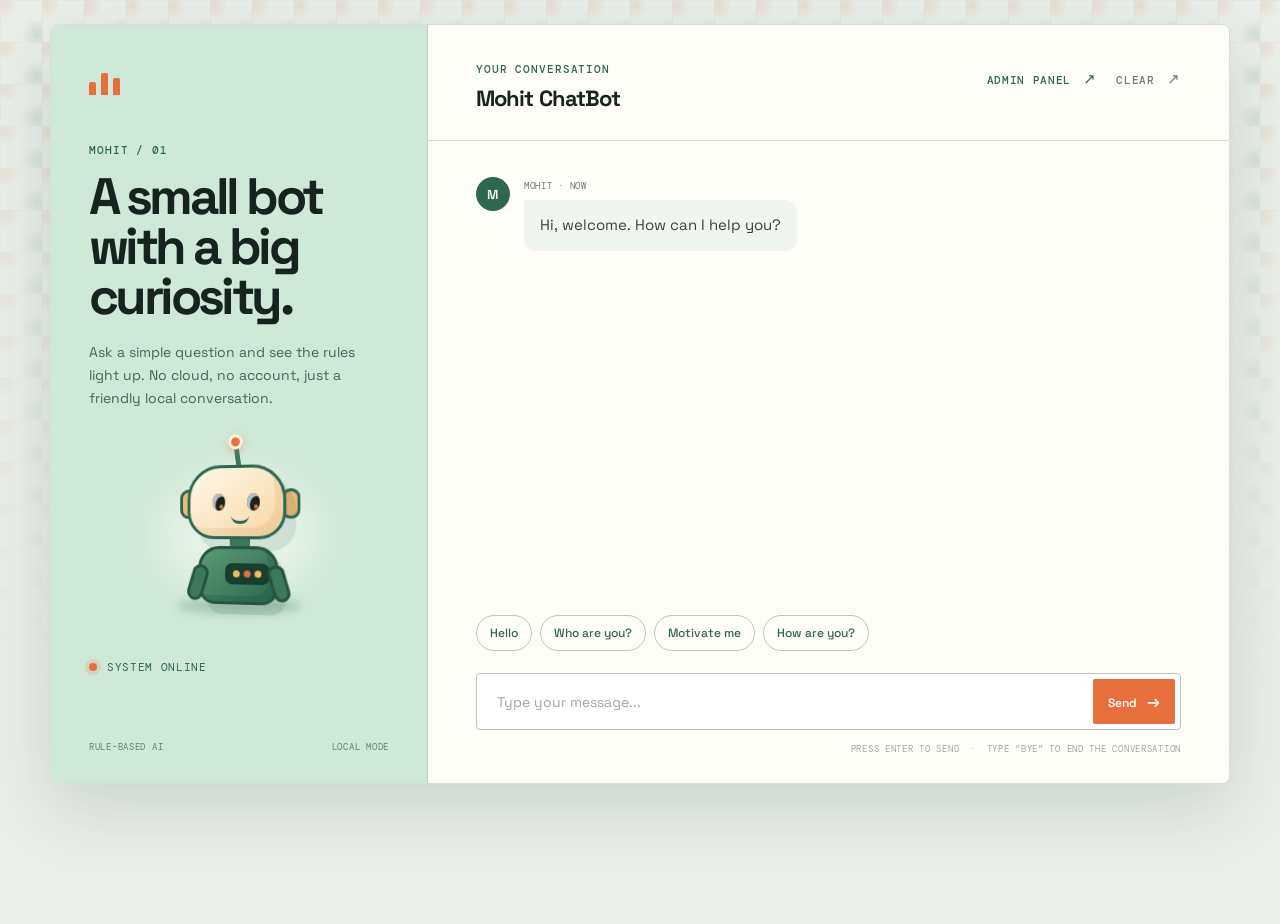
<file: index.html>
<!doctype html>
<html lang="en">
<head>
  <meta charset="UTF-8">
  <meta name="viewport" content="width=device-width, initial-scale=1.0">
  <meta name="description" content="Mohit ChatBot, a simple rule-based assistant.">
  <title>Mohit ChatBot</title>
  <link rel="preconnect" href="https://fonts.googleapis.com">
  <link rel="preconnect" href="https://fonts.gstatic.com" crossorigin>
  <link href="https://fonts.googleapis.com/css2?family=DM+Mono:wght@400;500&family=Space+Grotesk:wght@400;500;600;700&display=swap" rel="stylesheet">
  <link rel="stylesheet" href="styles.css?v=4">
</head>
<body>
  <main class="app-shell">
    <aside class="sidebar" aria-label="Chatbot information">
      <div class="brand-mark" aria-hidden="true"><span></span><span></span><span></span></div>
      <p class="eyebrow">MOHIT / 01</p>
      <h1>A small bot with a big curiosity.</h1>
      <p class="intro">Ask a simple question and see the rules light up. No cloud, no account, just a friendly local conversation.</p>
      <div class="bot-stage" aria-label="Animated 3D illustration of Mohit the chatbot" role="img">
        <div class="bot-glow"></div>
        <div class="bot-shadow"></div>
        <div class="bot-figure">
          <div class="antenna"><span></span></div>
          <div class="bot-head">
            <div class="ear ear-left"></div>
            <div class="ear ear-right"></div>
            <div class="face-panel">
              <span class="eye eye-left"></span>
              <span class="eye eye-right"></span>
              <span class="bot-smile"></span>
            </div>
          </div>
          <div class="bot-neck"></div>
          <div class="bot-body">
            <div class="body-panel"><span></span><span></span><span></span></div>
            <div class="arm arm-left"></div>
            <div class="arm arm-right"></div>
          </div>
        </div>
      </div>
      <div class="status"><span class="status-dot"></span><span>System online</span></div>
      <div class="sidebar-footer">
        <span>RULE-BASED AI</span>
        <span>LOCAL MODE</span>
      </div>
    </aside>

    <section class="chat-panel" aria-label="Chat with Mohit">
      <header class="chat-header">
        <div>
          <p class="eyebrow">YOUR CONVERSATION</p>
          <h2>Mohit ChatBot</h2>
        </div>
        <div class="header-actions">
          <a class="admin-link" href="/admin.html">Admin panel <span aria-hidden="true">↗</span></a>
          <button class="clear-button" id="clearChat" type="button" title="Clear conversation">Clear <span aria-hidden="true">↗</span></button>
        </div>
      </header>

      <div class="messages" id="messages" aria-live="polite" aria-label="Conversation">
        <article class="message bot-message">
          <div class="avatar">M</div>
          <div class="message-content">
            <span class="message-label">MOHIT · NOW</span>
            <p>Hi, welcome. How can I help you?</p>
          </div>
        </article>
      </div>

      <div class="suggestions" aria-label="Suggested questions">
        <button type="button" data-prompt="Hello">Hello</button>
        <button type="button" data-prompt="Who are you?">Who are you?</button>
        <button type="button" data-prompt="Motivate me">Motivate me</button>
        <button type="button" data-prompt="How are you?">How are you?</button>
      </div>

      <form class="composer" id="chatForm">
        <label class="sr-only" for="userInput">Your message</label>
        <input id="userInput" name="message" type="text" autocomplete="off" placeholder="Type your message..." maxlength="240">
        <button class="send-button" type="submit" aria-label="Send message" title="Send message">Send <span aria-hidden="true">→</span></button>
      </form>
      <p class="hint">Press Enter to send <span>·</span> Type “bye” to end the conversation</p>
    </section>
  </main>
  <script src="script.js"></script>
</body>
</html>
</file>
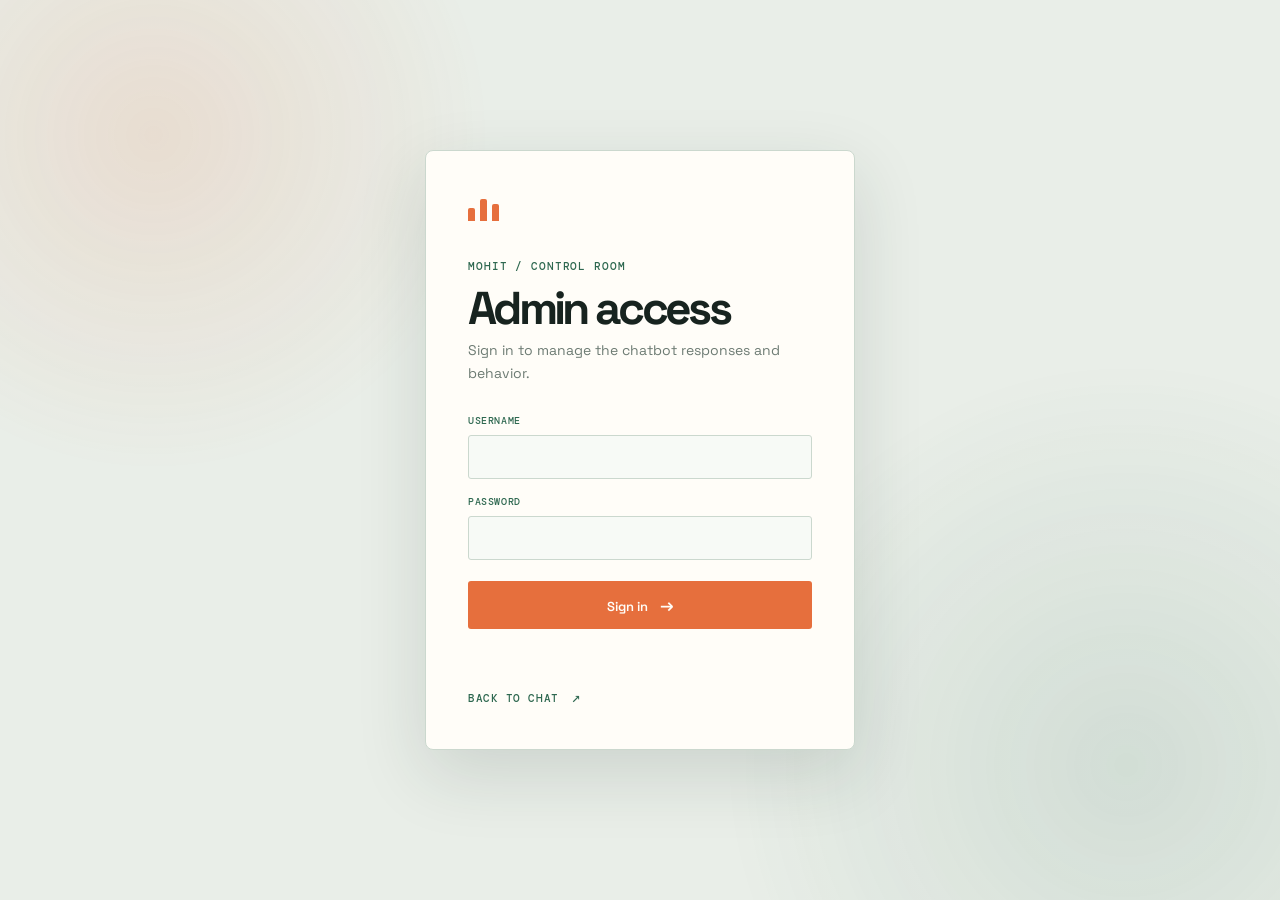
<file: login.html>
<!doctype html>
<html lang="en">
<head>
  <meta charset="UTF-8">
  <meta name="viewport" content="width=device-width, initial-scale=1.0">
  <title>Mohit ChatBot · Admin Login</title>
  <link rel="preconnect" href="https://fonts.googleapis.com">
  <link rel="preconnect" href="https://fonts.gstatic.com" crossorigin>
  <link href="https://fonts.googleapis.com/css2?family=DM+Mono:wght@400;500&family=Space+Grotesk:wght@400;500;600;700&display=swap" rel="stylesheet">
  <link rel="stylesheet" href="login.css?v=2">
</head>
<body>
  <main class="login-shell">
    <div class="login-mark" aria-hidden="true"><span></span><span></span><span></span></div>
    <p class="eyebrow">MOHIT / CONTROL ROOM</p>
    <h1>Admin access</h1>
    <p class="intro">Sign in to manage the chatbot responses and behavior.</p>
    <form id="loginForm">
      <label>Username<input id="username" type="text" autocomplete="username" required></label>
      <label>Password<input id="password" type="password" autocomplete="current-password" required></label>
      <button type="submit">Sign in <span aria-hidden="true">→</span></button>
      <p id="loginStatus" class="login-status" role="alert"></p>
    </form>
    <a class="back-link" href="/">Back to chat <span aria-hidden="true">↗</span></a>
  </main>
  <script src="login.js"></script>
</body>
</html>
</file>
<file: styles.css>
:root {
  --ink: #17231f;
  --muted: #6d7b73;
  --paper: #e9eee8;
  --panel: #fffdf8;
  --line: #d8ded5;
  --mint: #cfe8d8;
  --green: #2e6850;
  --orange: #e66f3d;
  --yellow: #f2bc62;
  --shadow: 0 24px 70px rgba(28, 49, 39, 0.14);
}

* { box-sizing: border-box; }

html { min-height: 100%; scroll-behavior: smooth; }

body {
  margin: 0;
  min-height: 100dvh;
  overflow-x: clip;
  color: var(--ink);
  background: var(--paper);
  font-family: "Space Grotesk", sans-serif;
}

body::before {
  position: fixed;
  inset: 0;
  z-index: -1;
  content: "";
  opacity: .62;
  background-image: radial-gradient(circle at 12% 14%, rgba(230, 111, 61, .22), transparent 24%), radial-gradient(circle at 88% 82%, rgba(46, 104, 80, .2), transparent 30%), linear-gradient(rgba(46, 104, 80, .06) 1px, transparent 1px), linear-gradient(90deg, rgba(46, 104, 80, .06) 1px, transparent 1px);
  background-size: 42px 42px;
  mask-image: linear-gradient(to bottom, black, transparent 80%);
}

.app-shell {
  display: grid;
  grid-template-columns: minmax(250px, 32%) 1fr;
  width: min(1180px, calc(100% - 48px));
  height: min(760px, calc(100dvh - 48px));
  min-height: 0;
  margin: 24px auto;
  overflow: hidden;
  background: var(--panel);
  border: 1px solid var(--line);
  border-radius: 8px;
  box-shadow: var(--shadow);
}

.sidebar {
  display: flex;
  flex-direction: column;
  padding: 42px 38px 30px;
  background: var(--mint);
  border-right: 1px solid rgba(46, 104, 80, .15);
}

.brand-mark { display: flex; align-items: end; gap: 5px; height: 28px; margin-bottom: 48px; }
.brand-mark span { display: block; width: 7px; border-radius: 2px 2px 0 0; background: var(--orange); }
.brand-mark span:nth-child(1) { height: 13px; }
.brand-mark span:nth-child(2) { height: 22px; }
.brand-mark span:nth-child(3) { height: 17px; }

.eyebrow, .message-label, .sidebar-footer, .hint {
  font-family: "DM Mono", monospace;
  letter-spacing: .08em;
  text-transform: uppercase;
}

.eyebrow { margin: 0; color: var(--green); font-size: 11px; font-weight: 500; }
.sidebar h1 { max-width: 260px; margin: 15px 0 18px; font-size: clamp(2.2rem, 4vw, 3.8rem); line-height: .98; letter-spacing: -.07em; }
.intro { max-width: 270px; margin: 0; color: #486457; font-size: 14px; line-height: 1.65; }
.status { display: flex; align-items: center; gap: 10px; margin-top: 38px; color: var(--green); font-family: "DM Mono", monospace; font-size: 11px; text-transform: uppercase; letter-spacing: .06em; }
.status-dot { width: 8px; height: 8px; border-radius: 50%; background: var(--orange); box-shadow: 0 0 0 4px rgba(230, 111, 61, .16); }
.sidebar-footer { display: flex; justify-content: space-between; gap: 12px; margin-top: auto; padding-top: 30px; color: #648072; font-size: 9px; }

.bot-stage { position: relative; height: 190px; margin: 22px -15px 0; perspective: 650px; }
.bot-glow { position: absolute; top: 42px; left: 50%; width: 160px; height: 120px; transform: translateX(-50%); background: rgba(255, 253, 248, .5); filter: blur(22px); border-radius: 50%; }
.bot-shadow { position: absolute; bottom: 7px; left: 50%; width: 124px; height: 19px; transform: translateX(-50%); background: rgba(46, 104, 80, .24); border-radius: 50%; filter: blur(4px); animation: shadow-breathe 3.8s ease-in-out infinite; }
.bot-figure { position: absolute; bottom: 17px; left: 50%; width: 142px; height: 162px; transform: translateX(-50%) rotateY(-14deg); transform-style: preserve-3d; animation: bot-float 3.8s ease-in-out infinite; }
.antenna { position: absolute; z-index: 1; top: 0; left: 69px; width: 5px; height: 28px; background: #3d785e; border-radius: 5px; transform: rotate(-8deg); transform-origin: bottom; animation: antenna-wave 2.6s ease-in-out infinite; }
.antenna span { position: absolute; top: -9px; left: -5px; width: 15px; height: 15px; background: var(--orange); border: 3px solid #fff4d6; border-radius: 50%; box-shadow: 0 3px 8px rgba(230, 111, 61, .35); }
.bot-head { position: absolute; top: 23px; left: 21px; width: 100px; height: 73px; transform-style: preserve-3d; }
.face-panel { position: absolute; inset: 0; display: flex; align-items: center; justify-content: center; gap: 22px; background: linear-gradient(145deg, #fff9e8 0%, #f5d6a2 100%); border: 3px solid #2e6850; border-radius: 34px 34px 27px 27px; box-shadow: inset -8px -8px 0 rgba(198, 132, 73, .14), 10px 12px 0 rgba(46, 104, 80, .12); transform: translateZ(12px); }
.ear { position: absolute; z-index: -1; top: 23px; width: 19px; height: 30px; background: #edb978; border: 3px solid #2e6850; border-radius: 9px; }
.ear-left { left: -12px; }
.ear-right { right: -12px; }
.eye { position: relative; width: 13px; height: 17px; background: #17231f; border-radius: 50%; box-shadow: inset 3px 3px 0 rgba(255, 255, 255, .7); }
.eye::after { position: absolute; content: ""; right: 2px; bottom: 2px; width: 4px; height: 4px; background: var(--orange); border-radius: 50%; }
.bot-smile { position: absolute; bottom: 12px; left: 42px; width: 18px; height: 8px; border-bottom: 3px solid var(--green); border-radius: 0 0 20px 20px; }
.bot-neck { position: absolute; top: 95px; left: 62px; width: 21px; height: 12px; background: #3d785e; border-radius: 0 0 6px 6px; transform: translateZ(2px); }
.bot-body { position: absolute; top: 103px; left: 30px; width: 82px; height: 58px; background: linear-gradient(145deg, #5b9a76, #2e6850); border: 3px solid #24553f; border-radius: 22px 22px 17px 17px; box-shadow: inset -8px -6px 0 rgba(17, 59, 43, .16), 8px 10px 0 rgba(46, 104, 80, .15); transform: translateZ(5px); }
.body-panel { position: absolute; top: 14px; left: 25px; display: flex; gap: 4px; padding: 7px 8px; background: #183e30; border-radius: 7px; }
.body-panel span { width: 7px; height: 7px; background: var(--yellow); border-radius: 50%; }
.body-panel span:nth-child(2) { background: var(--orange); }
.arm { position: absolute; top: 15px; width: 17px; height: 37px; background: #3d785e; border: 3px solid #24553f; border-radius: 10px; }
.arm-left { left: -12px; transform: rotate(17deg); }
.arm-right { right: -12px; transform: rotate(-17deg); }
@keyframes bot-float { 0%, 100% { transform: translateX(-50%) rotateY(-14deg) translateY(0); } 50% { transform: translateX(-50%) rotateY(-8deg) translateY(-8px); } }
@keyframes shadow-breathe { 0%, 100% { transform: translateX(-50%) scaleX(1); opacity: .65; } 50% { transform: translateX(-50%) scaleX(.78); opacity: .35; } }
@keyframes antenna-wave { 0%, 100% { transform: rotate(-8deg); } 50% { transform: rotate(10deg); } }

.chat-panel { display: grid; grid-template-rows: auto minmax(0, 1fr) auto auto auto; min-height: 0; min-width: 0; background: var(--panel); }
.chat-header { display: flex; justify-content: space-between; align-items: start; padding: 37px 48px 28px; border-bottom: 1px solid var(--line); }
.chat-header h2 { margin: 8px 0 0; font-size: 22px; letter-spacing: -.04em; }
.header-actions { display: flex; align-items: center; gap: 20px; }
.admin-link { color: var(--green); font: 500 11px "DM Mono", monospace; text-decoration: none; text-transform: uppercase; letter-spacing: .06em; }
.admin-link:hover { color: var(--orange); }
.admin-link span { margin-left: 4px; font-size: 15px; }
.clear-button { padding: 7px 0; color: var(--muted); background: transparent; border: 0; font: 500 11px "DM Mono", monospace; text-transform: uppercase; letter-spacing: .06em; cursor: pointer; }
.clear-button:hover { color: var(--orange); }
.clear-button span { margin-left: 5px; font-size: 15px; }

.messages { display: flex; min-height: 0; flex: 1; flex-direction: column; gap: 28px; padding: 36px 48px; overflow-y: auto; overscroll-behavior: contain; }
.message { display: flex; gap: 14px; max-width: 600px; animation: reveal .35s ease both; }
.user-message { align-self: flex-end; flex-direction: row-reverse; }
.avatar { display: grid; flex: 0 0 34px; place-items: center; width: 34px; height: 34px; color: var(--panel); background: var(--green); border-radius: 50%; font-weight: 600; font-size: 13px; }
.user-message .avatar { color: var(--ink); background: #f1c8a9; }
.message-content { min-width: 0; }
.message-label { display: block; margin: 3px 0 8px; color: var(--muted); font-size: 9px; }
.message-content p { margin: 0; padding: 14px 16px; color: #34453d; background: #f0f5ef; border-radius: 2px 12px 12px 12px; font-size: 15px; line-height: 1.5; }
.user-message .message-content { text-align: right; }
.user-message .message-content p { color: var(--panel); background: var(--green); border-radius: 12px 2px 12px 12px; text-align: left; }
.message-content p { overflow-wrap: anywhere; }

.suggestions { display: flex; flex-shrink: 0; flex-wrap: wrap; gap: 8px; padding: 0 48px 22px; }
.suggestions button { padding: 9px 13px; color: var(--green); background: transparent; border: 1px solid #b7c9bc; border-radius: 99px; font: 500 12px "Space Grotesk", sans-serif; cursor: pointer; }
.suggestions button:hover { color: var(--panel); background: var(--green); border-color: var(--green); }
.composer { display: flex; flex-shrink: 0; gap: 12px; margin: 0 48px; padding: 5px 5px 5px 18px; border: 1px solid #b9c7bd; border-radius: 4px; background: #fff; transition: border-color .2s, box-shadow .2s; }
.composer:focus-within { border-color: var(--green); box-shadow: 0 0 0 3px rgba(46, 104, 80, .1); }
.composer input { width: 100%; min-width: 0; color: var(--ink); background: transparent; border: 0; outline: 0; font: 14px "Space Grotesk", sans-serif; }
.composer input::placeholder { color: #9da9a1; }
.send-button { flex: 0 0 auto; padding: 12px 15px; color: var(--panel); background: var(--orange); border: 0; border-radius: 2px; font: 600 12px "Space Grotesk", sans-serif; cursor: pointer; }
.send-button:hover { background: #cc5a2e; }
.send-button span { margin-left: 7px; font-size: 16px; }
.hint { flex-shrink: 0; margin: 13px 48px 28px; color: #9da9a1; font-size: 9px; text-align: right; }
.hint span { margin: 0 5px; }
.sr-only { position: absolute; width: 1px; height: 1px; padding: 0; margin: -1px; overflow: hidden; clip: rect(0, 0, 0, 0); white-space: nowrap; border: 0; }
@keyframes reveal { from { opacity: 0; transform: translateY(8px); } to { opacity: 1; transform: translateY(0); } }

@media (max-width: 900px) and (min-width: 701px) {
  .app-shell { grid-template-columns: minmax(220px, 35%) 1fr; width: min(100% - 32px, 980px); height: calc(100dvh - 32px); margin: 16px auto; }
  .sidebar { padding: 32px 26px 24px; }
  .brand-mark { margin-bottom: 32px; }
  .sidebar h1 { font-size: clamp(2rem, 4vw, 3rem); }
  .bot-stage { transform: scale(.88); transform-origin: center bottom; }
  .chat-header, .messages { padding-left: 30px; padding-right: 30px; }
  .suggestions { padding-left: 30px; padding-right: 30px; }
  .composer { margin-left: 30px; margin-right: 30px; }
  .hint { margin-left: 30px; margin-right: 30px; }
}

@media (min-width: 701px) and (max-height: 760px) {
  .app-shell { margin-top: 16px; margin-bottom: 16px; height: calc(100dvh - 32px); }
  .sidebar { padding: 24px 28px 20px; }
  .brand-mark { margin-bottom: 24px; }
  .sidebar h1 { margin-top: 10px; margin-bottom: 12px; font-size: clamp(2rem, 4vw, 3rem); }
  .intro { line-height: 1.45; }
  .bot-stage { height: 132px; margin-top: 12px; transform: scale(.76); transform-origin: center bottom; }
  .status { margin-top: 16px; }
  .sidebar-footer { padding-top: 16px; }
  .chat-header { padding: 24px 32px 18px; }
  .messages { gap: 16px; padding: 20px 32px; }
  .suggestions { padding: 0 32px 12px; }
  .composer { margin-left: 32px; margin-right: 32px; }
  .hint { margin: 8px 32px 14px; }
}

@media (max-width: 700px) {
  body { overflow-x: clip; }
  .app-shell { grid-template-columns: 1fr; width: 100%; height: auto; min-height: 100svh; margin: 0; border: 0; border-radius: 0; }
  .chat-panel { display: flex; flex-direction: column; }
  .messages { min-height: auto; flex: 0 0 auto; overflow: visible; overscroll-behavior: auto; }
  .sidebar { min-height: auto; padding: 27px 24px 24px; }
  .brand-mark { margin-bottom: 26px; }
  .sidebar h1 { max-width: 420px; font-size: 2.4rem; }
  .intro { max-width: 420px; }
  .bot-stage { height: 150px; margin-top: 12px; transform: scale(.82); transform-origin: left center; }
  .status { margin-top: 24px; }
  .sidebar-footer { padding-top: 25px; }
  .chat-header, .messages { padding-left: 24px; padding-right: 24px; }
  .header-actions { gap: 12px; }
  .chat-header { padding-top: 27px; }
  .chat-header h2 { font-size: 20px; }
  .suggestions { padding: 0 24px 18px; }
  .composer { margin: 0 24px; }
  .hint { margin-left: 24px; margin-right: 24px; }
}

@media (max-width: 460px) {
  .sidebar { padding-left: 18px; padding-right: 18px; }
  .sidebar h1 { font-size: 2.15rem; }
  .intro { font-size: 13px; }
  .bot-stage { margin-right: -8px; margin-left: -8px; transform: scale(.72); transform-origin: left center; }
  .chat-header { flex-wrap: wrap; gap: 16px; padding: 22px 18px 20px; }
  .header-actions { width: 100%; justify-content: space-between; }
  .messages { gap: 22px; padding: 24px 18px; }
  .message { gap: 10px; max-width: 100%; }
  .message-content p { padding: 12px 13px; font-size: 14px; }
  .suggestions { gap: 6px; padding: 0 18px 16px; }
  .suggestions button { padding: 8px 10px; font-size: 11px; }
  .composer { margin: 0 18px; padding-left: 12px; }
  .send-button { padding: 11px 12px; }
  .send-button { font-size: 0; }
  .send-button span { margin-left: 0; font-size: 19px; }
  .hint { margin: 11px 18px 20px; font-size: 8px; }
}
</file>
<file: login.css>
:root { --ink: #17231f; --muted: #6d7b73; --paper: #e9eee8; --panel: #fffdf8; --line: #cbd8ce; --green: #2e6850; --orange: #e66f3d; --mint: #cfe8d8; --shadow: 0 24px 70px rgba(28, 49, 39, .14); }
* { box-sizing: border-box; }
html { min-height: 100%; scroll-behavior: smooth; }
body { display: grid; min-height: 100svh; margin: 0; padding: 22px; overflow-x: clip; place-items: center; color: var(--ink); background: var(--paper); font-family: "Space Grotesk", sans-serif; }
body::before { position: fixed; inset: 0; z-index: -1; content: ""; opacity: .6; background: radial-gradient(circle at 12% 15%, rgba(230, 111, 61, .22), transparent 25%), radial-gradient(circle at 88% 85%, rgba(46, 104, 80, .2), transparent 30%); }
.login-shell { width: min(430px, calc(100% - 42px)); padding: 42px; background: var(--panel); border: 1px solid var(--line); border-radius: 8px; box-shadow: var(--shadow); }
.login-mark { display: flex; align-items: end; gap: 5px; height: 28px; margin-bottom: 38px; }
.login-mark span { display: block; width: 7px; background: var(--orange); border-radius: 2px 2px 0 0; }
.login-mark span:nth-child(1) { height: 13px; }
.login-mark span:nth-child(2) { height: 22px; }
.login-mark span:nth-child(3) { height: 17px; }
.eyebrow { margin: 0; color: var(--green); font: 500 11px "DM Mono", monospace; letter-spacing: .08em; text-transform: uppercase; }
h1 { margin: 14px 0 10px; font-size: 46px; line-height: .92; letter-spacing: -.08em; }
.intro { margin: 0 0 30px; color: var(--muted); font-size: 14px; line-height: 1.6; }
form { display: grid; gap: 16px; }
label { display: grid; gap: 8px; color: var(--green); font: 500 10px "DM Mono", monospace; letter-spacing: .06em; text-transform: uppercase; }
input { width: 100%; height: 44px; padding: 0 12px; color: var(--ink); background: #f7faf6; border: 1px solid var(--line); border-radius: 3px; outline: 0; font: 14px "Space Grotesk", sans-serif; }
input:focus { border-color: var(--green); box-shadow: 0 0 0 3px rgba(46, 104, 80, .1); }
button { margin-top: 5px; padding: 13px 16px; color: var(--panel); background: var(--orange); border: 0; border-radius: 3px; font: 600 13px "Space Grotesk", sans-serif; cursor: pointer; }
button:hover { background: #cc5a2e; }
button span { margin-left: 9px; font-size: 17px; }
.login-status { min-height: 18px; margin: 0; color: var(--orange); font: 11px "DM Mono", monospace; }
.back-link { display: inline-block; margin-top: 24px; color: var(--green); font: 500 11px "DM Mono", monospace; text-decoration: none; text-transform: uppercase; letter-spacing: .05em; }
.back-link:hover { color: var(--orange); }
.back-link span { margin-left: 5px; font-size: 15px; }

@media (max-width: 460px) {
	body { align-items: start; padding: 16px; }
	.login-shell { width: 100%; padding: 30px 22px; }
	.login-mark { margin-bottom: 30px; }
	h1 { font-size: 40px; }
}
</file>
